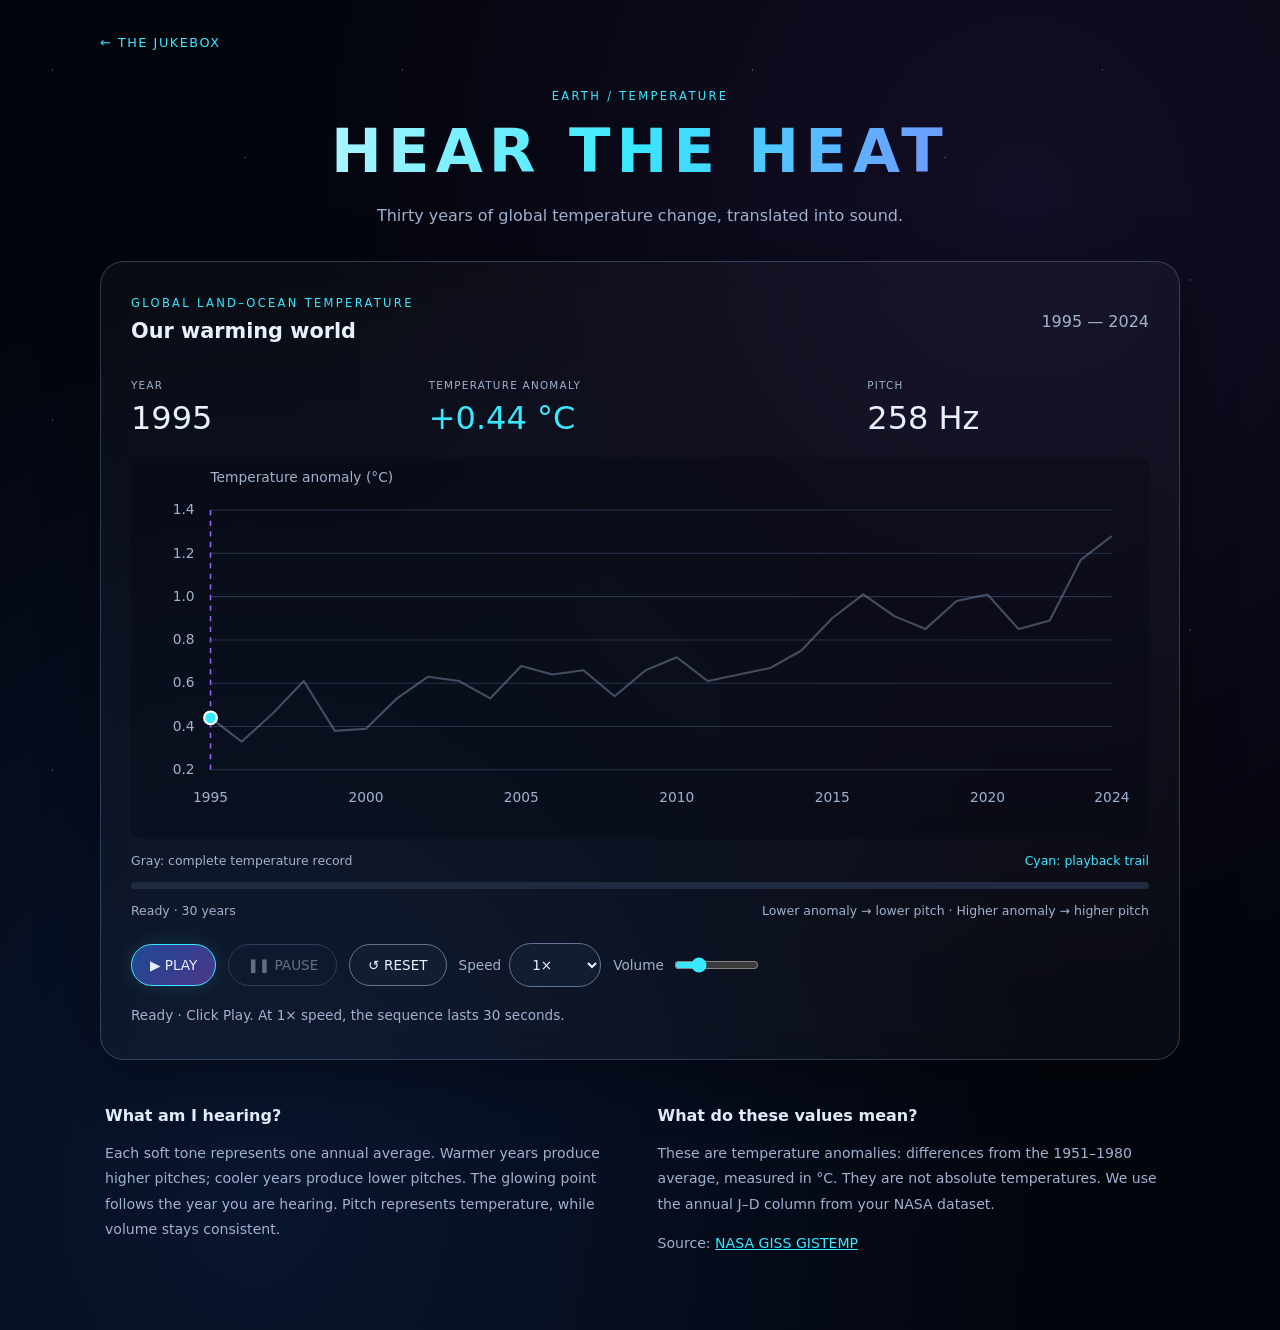
<file: sonification/temperature.html>
<!DOCTYPE html>
<html lang="en">
<head>
  <meta charset="UTF-8">
  <meta name="viewport" content="width=device-width, initial-scale=1">
  <title>Temperature | Earth Juke</title>

  <style>
    :root {
      --bg: #03050d;
      --cyan: #38e8ff;
      --purple: #9b5cff;
      --text: #e8f1ff;
      --muted: #a0b2ce;
    }

    * { box-sizing: border-box; }

    body {
      margin: 0;
      min-height: 100vh;
      background:
        radial-gradient(ellipse at 80% 15%, #9b5cff19, transparent 50%),
        radial-gradient(ellipse at 20% 90%, #2f7bff24, transparent 55%),
        var(--bg);
      color: var(--text);
      font-family: Inter, system-ui, sans-serif;
    }

    body::before {
      content: "";
      position: fixed;
      inset: 0;
      pointer-events: none;
      background:
        radial-gradient(1px 1px at 15% 20%, white, transparent),
        radial-gradient(1px 1px at 70% 45%, white, transparent),
        radial-gradient(1px 1px at 40% 80%, white, transparent);
      background-size: 350px 350px;
      opacity: .5;
    }

    main {
      position: relative;
      width: min(1080px, 92%);
      margin: auto;
      padding: 32px 0 60px;
    }

    a { color: var(--cyan); }

    .back {
      display: inline-block;
      margin-bottom: 35px;
      text-decoration: none;
      font-size: .8rem;
      letter-spacing: .12em;
    }

    header {
      text-align: center;
      margin-bottom: 32px;
    }

    .eyebrow {
      color: var(--cyan);
      font-size: .72rem;
      letter-spacing: .2em;
    }

    h1 {
      margin: 12px 0;
      font-size: clamp(2rem, 6vw, 3.8rem);
      letter-spacing: .1em;
      background: linear-gradient(100deg, white, var(--cyan), var(--purple));
      background-clip: text;
      -webkit-background-clip: text;
      color: transparent;
    }

    header p, .description {
      color: var(--muted);
      line-height: 1.7;
    }

    .panel {
      padding: 30px;
      border: 1px solid #8cc8ff40;
      border-radius: 24px;
      background: #ffffff08;
      box-shadow: 0 15px 60px #0005;
      backdrop-filter: blur(16px);
    }

    .panel-title {
      display: flex;
      justify-content: space-between;
      align-items: center;
      gap: 15px;
    }

    h2 { margin: 8px 0; font-size: 1.3rem; }

    .period { color: var(--muted); white-space: nowrap; }

    .readings {
      display: grid;
      grid-template-columns: 1fr 1.5fr 1fr;
      gap: 16px;
      margin: 28px 0 20px;
    }

    .readings span {
      display: block;
      margin-bottom: 8px;
      color: var(--muted);
      font-size: .65rem;
      letter-spacing: .12em;
    }

    .readings strong {
      font-size: clamp(1.2rem, 3vw, 2rem);
      font-weight: 500;
    }

    #anomaly { color: var(--cyan); }

    .graph {
      overflow-x: auto;
      border-radius: 12px;
      background: #03050d50;
    }

    svg {
      display: block;
      width: 100%;
      min-width: 540px;
      height: auto;
    }

    svg text {
      fill: var(--muted);
      font: 13px system-ui, sans-serif;
    }

    .legend, .progress-label {
      display: flex;
      justify-content: space-between;
      flex-wrap: wrap;
      gap: 10px;
      color: var(--muted);
      font-size: .78rem;
      margin: 14px 0;
    }

    .cyan { color: var(--cyan); }

    progress {
      display: block;
      width: 100%;
      height: 7px;
      border: 0;
      border-radius: 20px;
      overflow: hidden;
      accent-color: var(--cyan);
    }

    progress::-webkit-progress-bar { background: #202a40; }
    progress::-webkit-progress-value { background: var(--cyan); }
    progress::-moz-progress-bar { background: var(--cyan); }

    .controls {
      display: flex;
      align-items: center;
      flex-wrap: wrap;
      gap: 12px;
      margin-top: 25px;
    }

    button, select {
      border: 1px solid #617492;
      border-radius: 25px;
      padding: 12px 18px;
      background: #131d32;
      color: var(--text);
      font: inherit;
      font-size: .85rem;
      cursor: pointer;
    }

    #play {
      border-color: var(--cyan);
      background: linear-gradient(135deg, #2f7bff80, #9b5cff70);
      box-shadow: 0 0 18px #38e8ff25;
    }

    button:hover:not(:disabled) { border-color: var(--cyan); }

    button:disabled { opacity: .4; cursor: default; }

    label {
      display: flex;
      align-items: center;
      gap: 8px;
      color: var(--muted);
      font-size: .85rem;
    }

    input { width: 85px; accent-color: var(--cyan); }

    :focus-visible {
      outline: 2px solid var(--cyan);
      outline-offset: 4px;
    }

    #status {
      color: var(--muted);
      min-height: 24px;
      margin: 18px 0 0;
      font-size: .85rem;
      line-height: 1.6;
    }

    .notes {
      display: grid;
      grid-template-columns: 1fr 1fr;
      gap: 35px;
      padding: 30px 5px 0;
    }

    .notes h3 { font-size: 1rem; }

    .notes p {
      color: var(--muted);
      font-size: .88rem;
      line-height: 1.8;
    }

    @media (max-width: 600px) {
      .panel { padding: 20px; }
      .panel-title { align-items: flex-start; flex-direction: column; }
      .readings { gap: 10px; }
      .readings span { font-size: .55rem; }
      .notes { grid-template-columns: 1fr; gap: 5px; }
      .controls { gap: 10px; }
    }
  </style>

  <script src="sonification.js" defer></script>

  <script>
    document.addEventListener("DOMContentLoaded", async () => {
      const get = id => document.getElementById(id);
      const player = window.temperaturePlayer;

      const playButton = get("play");
      const pauseButton = get("pause");
      const stopButton = get("stop");
      const status = get("status");
      const chart = get("chart");

      let points = [];
      let activeLine, dot, cursor;
      let minimum, maximum;
      let state = "loading";
      let graphFrame;
let displayedIndex = 0;
let targetIndex = 0;
let previousFrameTime = 0;

function animateGraph(time) {
  const elapsed = previousFrameTime
    ? Math.min((time - previousFrameTime) / 1000, 0.1)
    : 0;

  previousFrameTime = time;

  if (state === "playing" && displayedIndex < targetIndex) {
    const playbackSpeed = Number(get("speed").value);

    // Catch up to the currently sounding year over about 0.3 seconds.
    displayedIndex = Math.min(
      targetIndex,
      displayedIndex + elapsed * playbackSpeed * 3.3
    );
  }

  drawPlayback(displayedIndex);
  graphFrame = requestAnimationFrame(animateGraph);
}

function drawPlayback(position) {
  if (!points.length || !activeLine) return;

  const index = Math.floor(position);
  const nextIndex = Math.min(index + 1, points.length - 1);
  const fraction = position - index;

  const currentX = x(index) +
    (x(nextIndex) - x(index)) * fraction;

  const currentY = y(points[index].anomaly) +
    (y(points[nextIndex].anomaly) - y(points[index].anomaly)) *
    fraction;

  const trail = points
    .slice(0, index + 1)
    .map((point, i) => `${x(i)},${y(point.anomaly)}`);

  trail.push(`${currentX},${currentY}`);

  activeLine.setAttribute("points", trail.join(" "));

  dot.setAttribute("cx", currentX);
  dot.setAttribute("cy", currentY);
  cursor.setAttribute("x1", currentX);
  cursor.setAttribute("x2", currentX);
}

      const namespace = "http://www.w3.org/2000/svg";

      function addSVG(tag, attributes, text) {
        const element = document.createElementNS(namespace, tag);

        Object.entries(attributes).forEach(([name, value]) => {
          element.setAttribute(name, value);
        });

        if (text !== undefined) element.textContent = text;

        chart.appendChild(element);
        return element;
      }

      // Plot area inside a 960 × 360 SVG.
      function x(index) {
        return 75 + index / (points.length - 1) * 850;
      }

      function y(value) {
        return 295 - (value - minimum) / (maximum - minimum) * 245;
      }

      function drawGraph() {
        const values = points.map(point => point.anomaly);

        minimum = Math.floor((Math.min(...values) - .1) * 5) / 5;
        maximum = Math.ceil((Math.max(...values) + .1) * 5) / 5;

        addSVG("text", { x: 75, y: 24 }, "Temperature anomaly (°C)");

        // Horizontal grid and temperature labels.
        for (let value = minimum; value <= maximum + .001; value += .2) {
          addSVG("line", {
            x1: 75,
            x2: 925,
            y1: y(value),
            y2: y(value),
            stroke: "#26334b",
            "stroke-width": 1
          });

          addSVG("text", {
            x: 60,
            y: y(value) + 4,
            "text-anchor": "end"
          }, value.toFixed(1));
        }

        // Year labels.
        [0, 5, 10, 15, 20, 25, 29].forEach(index => {
          addSVG("text", {
            x: x(index),
            y: 325,
            "text-anchor": "middle"
          }, points[index].year);
        });

        // Faint full dataset remains visible for context.
        addSVG("polyline", {
          points: points
            .map((point, index) => `${x(index)},${y(point.anomaly)}`)
            .join(" "),
          fill: "none",
          stroke: "#8999b5",
          "stroke-opacity": .45,
          "stroke-width": 2,
          "stroke-linejoin": "round"
        });

        // Bright line progressively follows the audio.
        activeLine = addSVG("polyline", {
          fill: "none",
          stroke: "#38e8ff",
          "stroke-width": 3,
          "stroke-linejoin": "round",
          "stroke-linecap": "round"
        });

        cursor = addSVG("line", {
          y1: 50,
          y2: 295,
          stroke: "#9b5cff",
          "stroke-width": 1.5,
          "stroke-dasharray": "5 5"
        });

        dot = addSVG("circle", {
          r: 6,
          fill: "#38e8ff",
          stroke: "#ffffff",
          "stroke-width": 2
        });

        get("chartDescription").textContent =
          "Annual global temperature anomalies in degrees Celsius. " +
          points.map(point =>
            `${point.year}: ${point.anomaly.toFixed(2)}`
          ).join("; ");
      }

      function updateReading(point) {
  const { year, anomaly, frequency, index } = point;

  get("year").textContent = year;
  get("anomaly").textContent =
    `${anomaly >= 0 ? "+" : ""}${anomaly.toFixed(2)} °C`;
  get("pitch").textContent = `${Math.round(frequency)} Hz`;

  targetIndex = index;

  // Start immediately at 1995 when replaying.
  if (index === 0) {
    displayedIndex = 0;
  }

  get("progress").value = index + 1;
  get("progressText").textContent =
    `Year ${index + 1} of ${points.length}`;
}

      function resetDisplay() {
        updateReading({ ...points[0], index: 0 });
        activeLine.setAttribute("points", "");
        get("progress").value = 0;
        get("progressText").textContent = "Ready · 30 years";
        displayedIndex = 0;
targetIndex = 0;
drawPlayback(0);

      }

      function updateButtons() {
        playButton.disabled = state === "playing" || state === "loading";
        pauseButton.disabled = state !== "playing";
        stopButton.disabled = !points.length;

        playButton.textContent =
          state === "paused" ? "▶ RESUME" :
          state === "ended" ? "▶ REPLAY" : "▶ PLAY";
      }

      if (!player) {
        status.textContent =
          "Cannot find sonification.js. Keep it beside temperature.html.";
        return;
      }

      window.addEventListener("temperature:update", event => {
        if (points.length) updateReading(event.detail);
      });

      window.addEventListener("temperature:state", event => {
        state = event.detail.state;

        const messages = {
          playing: "Playing · Follow the glowing point and listen to the pitch.",
          paused: "Paused · Click Resume to continue.",
          stopped: "Reset to 1995 · Press Play to begin.",
          ended: "Complete · You heard 30 years of temperature change.",
          error: event.detail.message
        };

        status.textContent = messages[state] || "";
        if (state === "stopped" && points.length) resetDisplay();
        updateButtons();
      });

      playButton.onclick = async () => {
        playButton.disabled = true;

        try {
          await player.play();
        } catch (error) {
          status.textContent = error.message;
        } finally {
          updateButtons();
        }
      };

      pauseButton.onclick = () => player.pause();
      stopButton.onclick = () => player.stop();

      get("speed").onchange = event => {
        player.setSpeed(Number(event.target.value));
      };

      get("volume").oninput = event => {
        player.setVolume(Number(event.target.value));
      };

      try {
        points = await player.load();
        drawGraph();
resetDisplay();
state = "ready";

cancelAnimationFrame(graphFrame);
previousFrameTime = 0;
graphFrame = requestAnimationFrame(animateGraph);
        status.textContent =
          "Ready · Click Play. At 1× speed, the sequence lasts 30 seconds.";
        updateButtons();
      } catch (error) {
        status.textContent =
          "Unable to load data. Open this page using Live Server. " +
          error.message;
      }
    });
  </script>
</head>

<body>
  <main>
    <a class="back" href="../frontend/dashboard.html">
      ← THE JUKEBOX
    </a>

    <header>
      <span class="eyebrow">EARTH / TEMPERATURE</span>
      <h1>HEAR THE HEAT</h1>
      <p>Thirty years of global temperature change, translated into sound.</p>
    </header>

    <section class="panel" aria-label="Temperature player">
      <div class="panel-title">
        <div>
          <span class="eyebrow">GLOBAL LAND–OCEAN TEMPERATURE</span>
          <h2>Our warming world</h2>
        </div>
        <span class="period">1995 — 2024</span>
      </div>

      <div class="readings">
        <div>
          <span>YEAR</span>
          <strong id="year">—</strong>
        </div>
        <div>
          <span>TEMPERATURE ANOMALY</span>
          <strong id="anomaly">—</strong>
        </div>
        <div>
          <span>PITCH</span>
          <strong id="pitch">—</strong>
        </div>
      </div>

      <div class="graph">
        <svg
          id="chart"
          viewBox="0 0 960 360"
          role="img"
          aria-labelledby="chartTitle chartDescription"
        >
          <title id="chartTitle">
            Global temperature anomalies, 1995–2024
          </title>
          <desc id="chartDescription">Loading temperature data.</desc>
        </svg>
      </div>

      <div class="legend">
        <span>Gray: complete temperature record</span>
        <span class="cyan">Cyan: playback trail</span>
      </div>

      <progress
        id="progress"
        max="30"
        value="0"
        aria-label="Temperature playback progress"
      ></progress>

      <div class="progress-label">
        <span id="progressText">Loading…</span>
        <span>Lower anomaly → lower pitch · Higher anomaly → higher pitch</span>
      </div>

      <div class="controls">
        <button id="play" disabled>▶ PLAY</button>
        <button id="pause" disabled>❚❚ PAUSE</button>
        <button id="stop" disabled>↺ RESET</button>

        <label>
          Speed
          <select id="speed">
            <option value="0.5">0.5×</option>
            <option value="1" selected>1×</option>
            <option value="2">2×</option>
          </select>
        </label>

        <label>
          Volume
          <input
            id="volume"
            type="range"
            min="0"
            max="1"
            step="0.01"
            value="0.25"
          >
        </label>
      </div>

      <p id="status" role="status">Loading temperature data…</p>
    </section>

    <section class="notes">
      <div>
        <h3>What am I hearing?</h3>
        <p>
          Each soft tone represents one annual average. Warmer years
          produce higher pitches; cooler years produce lower pitches.
          The glowing point follows the year you are hearing.
          Pitch represents temperature, while volume stays consistent.
        </p>
      </div>

      <div>
        <h3>What do these values mean?</h3>
        <p>
          These are temperature anomalies: differences from the
          1951–1980 average, measured in °C. They are not absolute
          temperatures. We use the annual J–D column from your NASA dataset.
        </p>
        <p>
          Source:
          <a
            href="https://data.giss.nasa.gov/gistemp/"
            target="_blank"
            rel="noopener"
          >NASA GISS GISTEMP</a>
        </p>
      </div>
    </section>
  </main>
</body>
</html>
</file>
